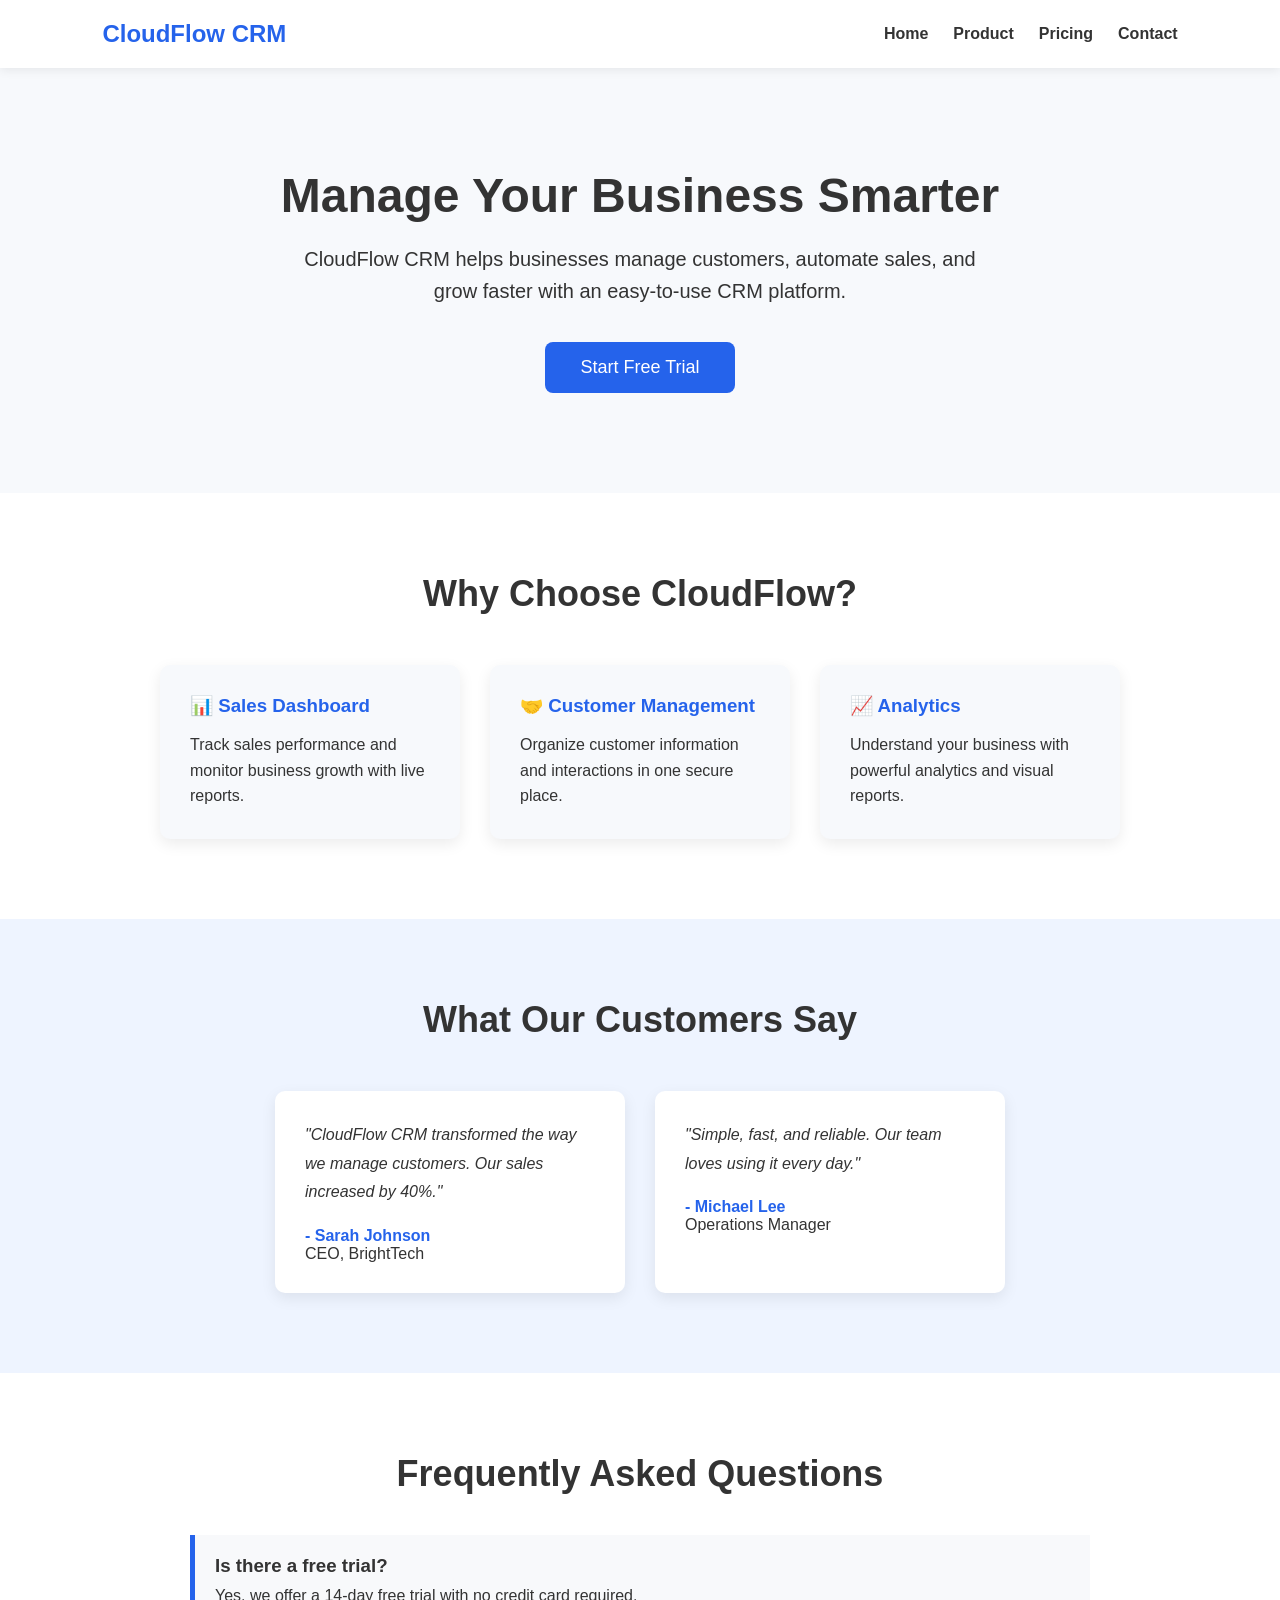
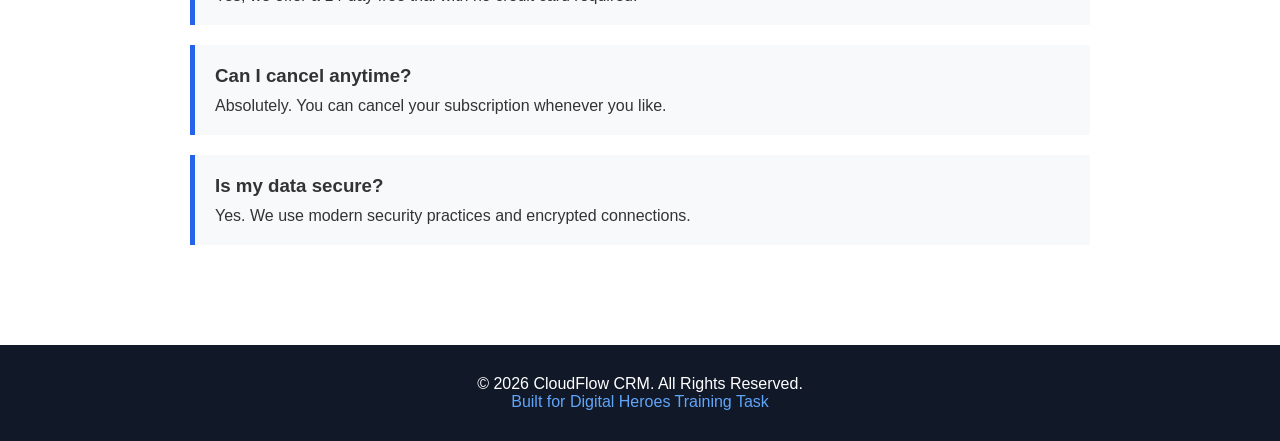
<file: index.html>
<!DOCTYPE html>
<html lang="en">
<head>
    <meta charset="UTF-8">
    <meta name="viewport" content="width=device-width, initial-scale=1.0">
    <title>CloudFlow CRM | Smart CRM for Growing Businesses</title>

    <link rel="stylesheet" href="css/style.css">
    <meta name="description"
    content="CloudFlow CRM helps businesses manage customers and grow faster.">

    <meta name="keywords"
    content="CRM, Customer Management, Sales Software">

    <meta name="author"
    content="Motepalli Manjula Devi">

    <meta property="og:title"
    content="CloudFlow CRM">

    <meta property="og:description"
    content="Smart CRM for Growing Businesses">

    <meta property="og:type"
    content="website">
    <script type="application/ld+json">
        {
            "@context":"https://schema.org",
            "@type":"Organization",
            "name":"CloudFlow CRM",
            "url":"https://your-vercel-url.vercel.app"
        }
    </script>
</head>

<body>
    <a href="#main-content" class="skip-link">Skip to main content</a>

    <!-- Header -->

    <header>

        <div class="logo">
            CloudFlow CRM
        </div>

        <nav>

            <ul>

                <li><a href="index.html">Home</a></li>

                <li><a href="product.html">Product</a></li>

                <li><a href="pricing.html">Pricing</a></li>

                <li><a href="contact.html">Contact</a></li>

            </ul>

        </nav>

    </header>

    <!-- Hero Section -->
     <main id="main-content">

    <section class="hero">

        <h1>Manage Your Business Smarter</h1>

        <p>
            CloudFlow CRM helps businesses manage customers, automate sales,
            and grow faster with an easy-to-use CRM platform.
        </p>

        <button>Start Free Trial</button>

    </section>
    <!-- Features Section -->

<section class="features">

    <h2>Why Choose CloudFlow?</h2>

    <div class="feature-container">

        <div class="card">

            <h3>📊 Sales Dashboard</h3>

            <p>
                Track sales performance and monitor business growth with live reports.
            </p>

        </div>

        <div class="card">

            <h3>🤝 Customer Management</h3>

            <p>
                Organize customer information and interactions in one secure place.
            </p>

        </div>

        <div class="card">

            <h3>📈 Analytics</h3>

            <p>
                Understand your business with powerful analytics and visual reports.
            </p>

        </div>

    </div>

</section>
<!-- Testimonials -->

<section class="testimonials">

    <h2>What Our Customers Say</h2>

    <div class="testimonial-container">

        <div class="testimonial-card">

            <p>
                "CloudFlow CRM transformed the way we manage customers.
                Our sales increased by 40%."
            </p>

            <h4>- Sarah Johnson</h4>

            <span>CEO, BrightTech</span>

        </div>

        <div class="testimonial-card">

            <p>
                "Simple, fast, and reliable. Our team loves using it every day."
            </p>

            <h4>- Michael Lee</h4>

            <span>Operations Manager</span>

        </div>

    </div>

</section>
<!-- FAQ -->

<section class="faq">

    <h2>Frequently Asked Questions</h2>

    <div class="faq-item">

        <h3>Is there a free trial?</h3>

        <p>Yes, we offer a 14-day free trial with no credit card required.</p>

    </div>

    <div class="faq-item">

        <h3>Can I cancel anytime?</h3>

        <p>Absolutely. You can cancel your subscription whenever you like.</p>

    </div>

    <div class="faq-item">

        <h3>Is my data secure?</h3>

        <p>Yes. We use modern security practices and encrypted connections.</p>

    </div>

</section>
</main>
<footer>

    <p>
        © 2026 CloudFlow CRM. All Rights Reserved.
    </p>

    <p>
        <a href="https://digitalheroesco.com" target="_blank">
            Built for Digital Heroes Training Task
        </a>
    </p>

</footer>

    <script src="js/script.js"></script>

</body>
</html>
</file>
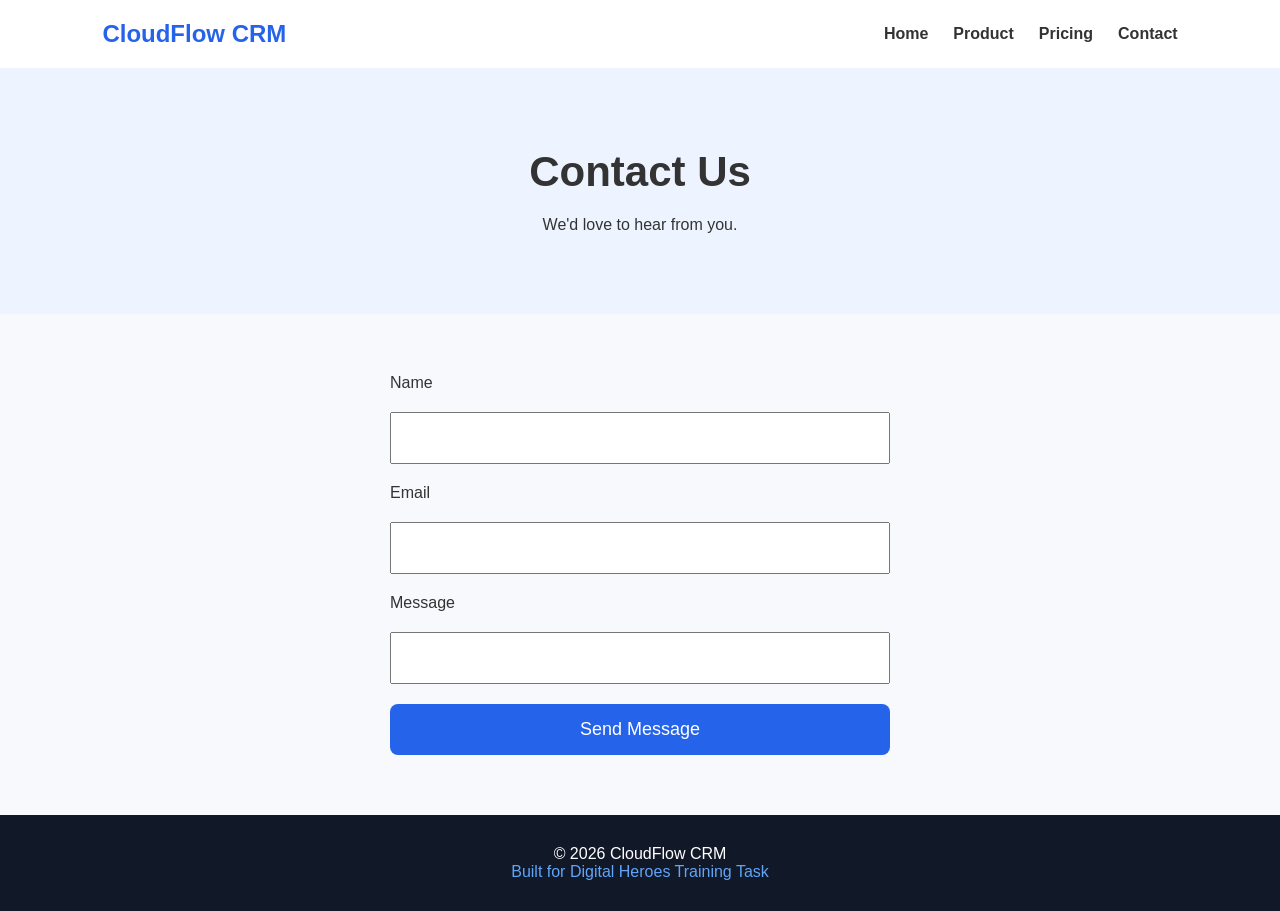
<file: contact.html>
<!DOCTYPE html>
<html lang="en">
<head>

<meta charset="UTF-8">

<meta name="viewport" content="width=device-width, initial-scale=1.0">

<title>Contact | CloudFlow CRM</title>

<link rel="stylesheet" href="css/style.css">

</head>

<body>

<header>

<div class="logo">CloudFlow CRM</div>

<nav>

<ul>

<li><a href="index.html">Home</a></li>

<li><a href="product.html">Product</a></li>

<li><a href="pricing.html">Pricing</a></li>

<li><a href="contact.html">Contact</a></li>

</ul>

</nav>

</header>

<section class="page-hero">

<h1>Contact Us</h1>

<p>We'd love to hear from you.</p>

</section>

<section class="contact-form">

<form>

<label for="name">Name</label>

<input
id="name"
type="text"
required>

<label for="email">Email</label>

<input
id="email"
type="text"
required>

<label for="message">Message</label>

<input
id="message"
type="text"
required>



<button type="submit">

Send Message

</button>

</form>

</section>

<footer>

<p>© 2026 CloudFlow CRM</p>

<p>
<a href="https://digitalheroesco.com" target="_blank">
Built for Digital Heroes Training Task
</a>
</p>

</footer>

</body>
</html>
</file>
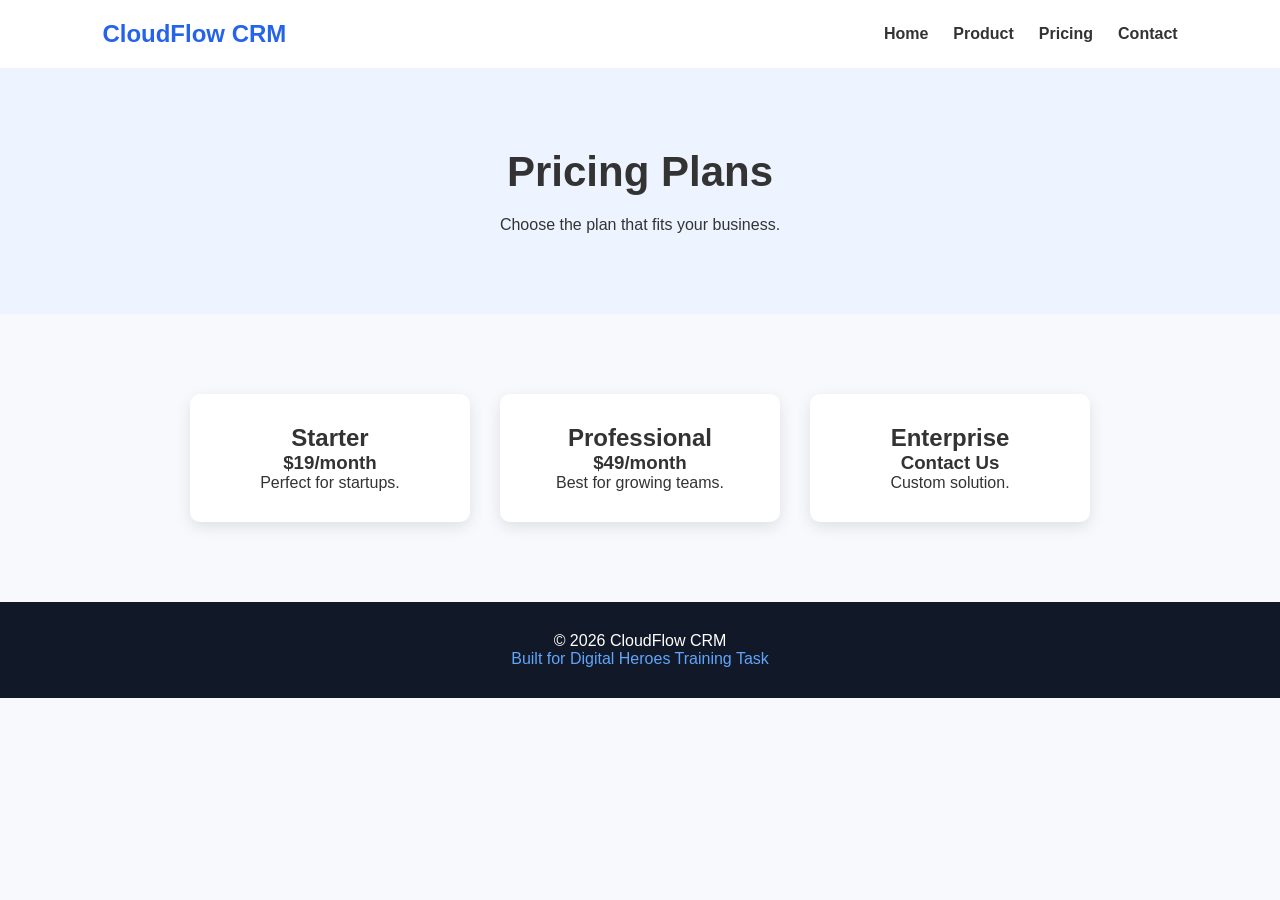
<file: pricing.html>
<!DOCTYPE html>
<html lang="en">
<head>
<meta charset="UTF-8">
<meta name="viewport" content="width=device-width, initial-scale=1.0">

<title>Pricing | CloudFlow CRM</title>

<link rel="stylesheet" href="css/style.css">

</head>

<body>

<header>

<div class="logo">CloudFlow CRM</div>

<nav>

<ul>

<li><a href="index.html">Home</a></li>

<li><a href="product.html">Product</a></li>

<li><a href="pricing.html">Pricing</a></li>

<li><a href="contact.html">Contact</a></li>

</ul>

</nav>

</header>

<section class="page-hero">

<h1>Pricing Plans</h1>

<p>Choose the plan that fits your business.</p>

</section>

<section class="pricing-section">

<div class="pricing-card">

<h2>Starter</h2>

<h3>$19/month</h3>

<p>Perfect for startups.</p>

</div>

<div class="pricing-card">

<h2>Professional</h2>

<h3>$49/month</h3>

<p>Best for growing teams.</p>

</div>

<div class="pricing-card">

<h2>Enterprise</h2>

<h3>Contact Us</h3>

<p>Custom solution.</p>

</div>

</section>

<footer>

<p>© 2026 CloudFlow CRM</p>

<p>
<a href="https://digitalheroesco.com" target="_blank">
Built for Digital Heroes Training Task
</a>
</p>

</footer>

</body>
</html>
</file>
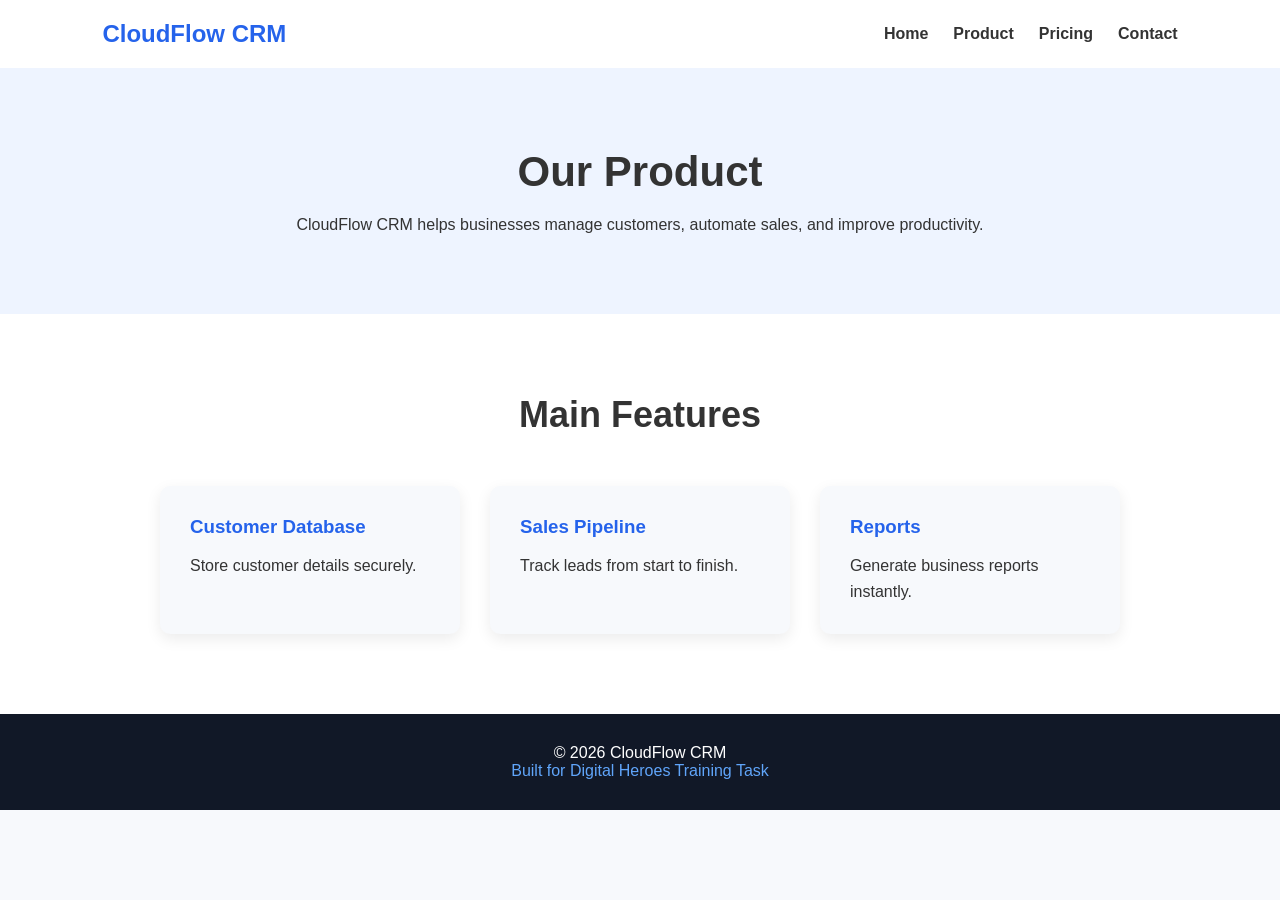
<file: product.html>
<!DOCTYPE html>
<html lang="en">
<head>
    <meta charset="UTF-8">
    <meta name="viewport" content="width=device-width, initial-scale=1.0">
    <title>Product | CloudFlow CRM</title>
    <link rel="stylesheet" href="css/style.css">
</head>
<body>

<header>
    <div class="logo">CloudFlow CRM</div>

    <nav>
        <ul>
            <li><a href="index.html">Home</a></li>
            <li><a href="product.html">Product</a></li>
            <li><a href="pricing.html">Pricing</a></li>
            <li><a href="contact.html">Contact</a></li>
        </ul>
    </nav>
</header>

<section class="page-hero">

    <h1>Our Product</h1>

    <p>
        CloudFlow CRM helps businesses manage customers,
        automate sales, and improve productivity.
    </p>

</section>

<section class="features">

<h2>Main Features</h2>

<div class="feature-container">

<div class="card">
<h3>Customer Database</h3>
<p>Store customer details securely.</p>
</div>

<div class="card">
<h3>Sales Pipeline</h3>
<p>Track leads from start to finish.</p>
</div>

<div class="card">
<h3>Reports</h3>
<p>Generate business reports instantly.</p>
</div>

</div>

</section>

<footer>

<p>© 2026 CloudFlow CRM</p>

<p>
<a href="https://digitalheroesco.com" target="_blank">
Built for Digital Heroes Training Task
</a>
</p>

</footer>

</body>
</html>
</file>
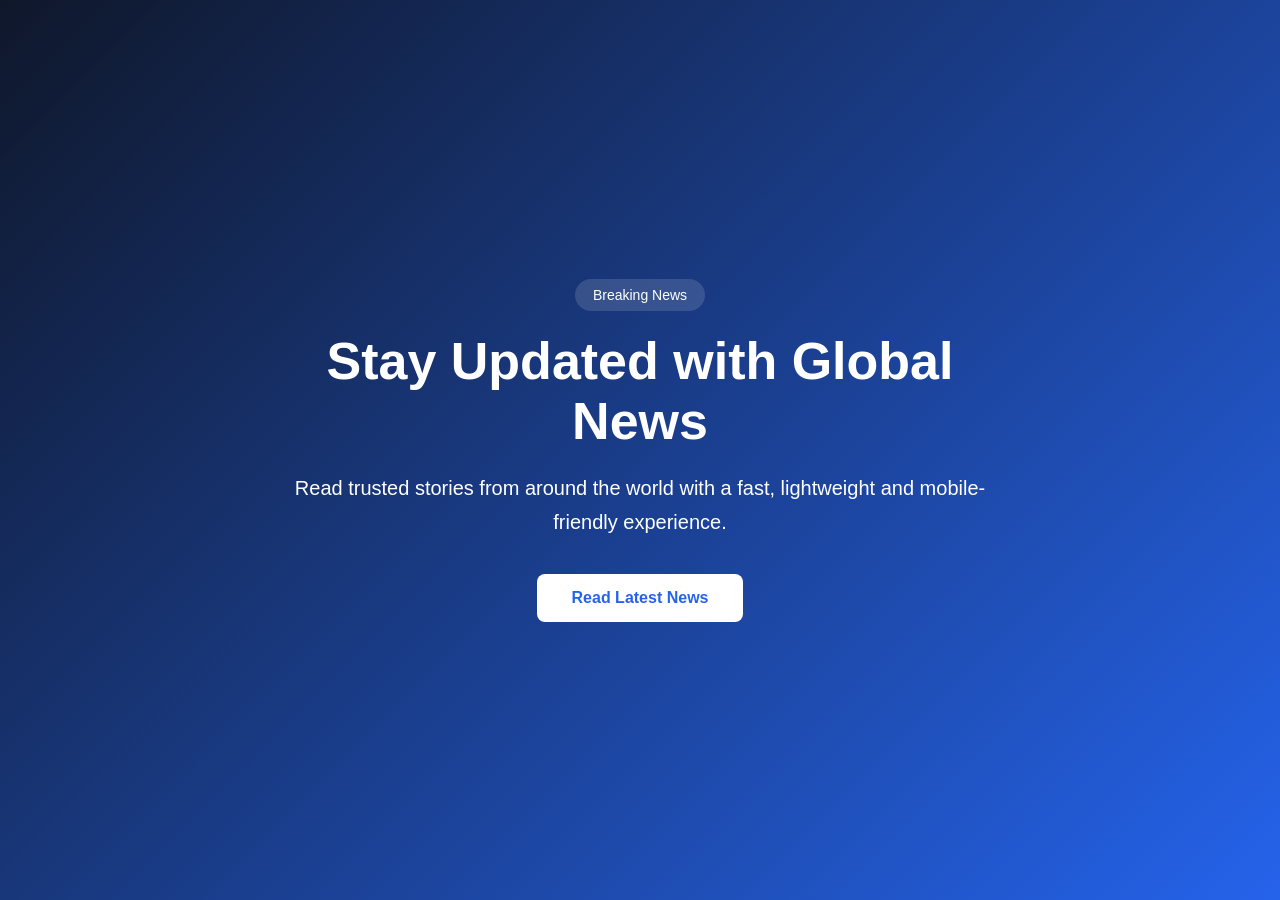
<file: task-b/optimized-hero.html>
<!DOCTYPE html>
<html lang="en">
<head>
    <meta charset="UTF-8">
    <meta name="viewport" content="width=device-width, initial-scale=1.0">
    <title>Optimized Hero Demo</title>

    <link rel="stylesheet" href="optimized-hero.css">
</head>
<body>

<header class="hero">

    <div class="container">

        <span class="badge">
            Breaking News
        </span>

        <h1>
            Stay Updated with Global News
        </h1>

        <p>
            Read trusted stories from around the world with a fast,
            lightweight and mobile-friendly experience.
        </p>

        <a href="#" class="btn">
            Read Latest News
        </a>

    </div>

</header>

</body>
</html>
</file>
<file: css/style.css>
*{
    margin:0;
    padding:0;
    box-sizing:border-box;
}

body{

    font-family:Arial,sans-serif;

    background:#f7f9fc;

    color:#333;

}

/* Header */

header{

    display:flex;

    justify-content:space-between;

    align-items:center;

    padding:20px 8%;

    background:white;

    box-shadow:0 2px 10px rgba(0,0,0,.08);

}

.logo{

    font-size:24px;

    font-weight:bold;

    color:#2563eb;

}

nav ul{

    display:flex;

    list-style:none;

    gap:25px;

}

nav a{

    text-decoration:none;

    color:#333;

    font-weight:600;

}

nav a:hover{

    color:#2563eb;

}

/* Hero */

.hero{

    text-align:center;

    padding:100px 20px;

}

.hero h1{

    font-size:48px;

    margin-bottom:20px;

}

.hero p{

    max-width:700px;

    margin:auto;

    font-size:20px;

    line-height:1.6;

}

.hero button{

    margin-top:35px;

    padding:15px 35px;

    border:none;

    background:#2563eb;

    color:white;

    font-size:18px;

    border-radius:8px;

    cursor:pointer;

}

.hero button:hover{

    background:#1d4ed8;

}

/* Features */

.features{

    padding:80px 8%;

    background:white;

}

.features h2{

    text-align:center;

    font-size:36px;

    margin-bottom:50px;

}

.feature-container{

    display:flex;

    justify-content:center;

    gap:30px;

    flex-wrap:wrap;

}

.card{

    width:300px;

    background:#f7f9fc;

    padding:30px;

    border-radius:10px;

    box-shadow:0 5px 15px rgba(0,0,0,.08);

    transition:.3s;

}

.card:hover{

    transform:translateY(-8px);

}

.card h3{

    margin-bottom:15px;

    color:#2563eb;

}

.card p{

    line-height:1.6;

}

/* Testimonials */

.testimonials{

    padding:80px 8%;

    background:#eef4ff;

}

.testimonials h2{

    text-align:center;

    font-size:36px;

    margin-bottom:50px;

}

.testimonial-container{

    display:flex;

    justify-content:center;

    gap:30px;

    flex-wrap:wrap;

}

.testimonial-card{

    width:350px;

    background:white;

    padding:30px;

    border-radius:10px;

    box-shadow:0 5px 15px rgba(0,0,0,.08);

}

.testimonial-card p{

    font-style:italic;

    line-height:1.8;

    margin-bottom:20px;

}

.testimonial-card h4{

    color:#2563eb;

}

/* FAQ */

.faq{

    padding:80px 8%;

    background:white;

}

.faq h2{

    text-align:center;

    margin-bottom:40px;

    font-size:36px;

}

.faq-item{

    max-width:900px;

    margin:20px auto;

    padding:20px;

    border-left:5px solid #2563eb;

    background:#f8f9fb;

}

.faq-item h3{

    margin-bottom:10px;

}

/* Footer */

footer{

    background:#111827;

    color:white;

    text-align:center;

    padding:30px;

}

footer a{

    color:#60a5fa;

    text-decoration:none;

}

.page-hero{

padding:80px 20px;

text-align:center;

background:#eef4ff;

}

.page-hero h1{

font-size:42px;

margin-bottom:20px;

}

.pricing-section{

display:flex;

justify-content:center;

gap:30px;

padding:80px;

flex-wrap:wrap;

}

.pricing-card{

width:280px;

padding:30px;

background:white;

box-shadow:0 5px 15px rgba(0,0,0,.1);

border-radius:10px;

text-align:center;

}

.contact-form{

padding:60px;

display:flex;

justify-content:center;

}

.contact-form form{

width:500px;

display:flex;

flex-direction:column;

gap:20px;

}

.contact-form input,

.contact-form textarea{

padding:15px;

font-size:16px;

}

.contact-form button{

padding:15px;

background:#2563eb;

color:white;

border:none;

cursor:pointer;

font-size:18px;

border-radius:8px;

}

.skip-link{
position:absolute;
left:-999px;
top:10px;
background:#2563eb;
color:white;
padding:10px;
z-index:100;
}

.skip-link:focus{
left:20px;
}    

@media(max-width:768px){

header{
flex-direction:column;
}

nav ul{
flex-direction:column;
text-align:center;
}

.hero h1{
font-size:34px;
}

.feature-container,
.testimonial-container,
.pricing-section{
flex-direction:column;
align-items:center;
}

.contact-form form{
width:100%;
}

}
</file>
<file: task-b/optimized-hero.css>
*{
    margin:0;
    padding:0;
    box-sizing:border-box;
}

body{

    font-family:Arial, Helvetica, sans-serif;
    background:#f4f6f9;
    color:#222;

}

.hero{

    min-height:100vh;

    display:flex;

    justify-content:center;

    align-items:center;

    text-align:center;

    padding:40px;

    background:linear-gradient(135deg,#0f172a,#2563eb);

    color:white;

}

.container{

    max-width:700px;

}

.badge{

    display:inline-block;

    padding:8px 18px;

    background:#ffffff22;

    border-radius:30px;

    margin-bottom:20px;

    font-size:14px;

}

h1{

    font-size:52px;

    margin-bottom:20px;

}

p{

    font-size:20px;

    line-height:1.7;

    margin-bottom:35px;

}

.btn{

    display:inline-block;

    text-decoration:none;

    background:white;

    color:#2563eb;

    padding:15px 35px;

    border-radius:8px;

    font-weight:bold;

    transition:.3s;

}

.btn:hover{

    background:#dbeafe;

}

@media(max-width:768px){

    h1{

        font-size:34px;

    }

    p{

        font-size:18px;

    }

}
</file>
